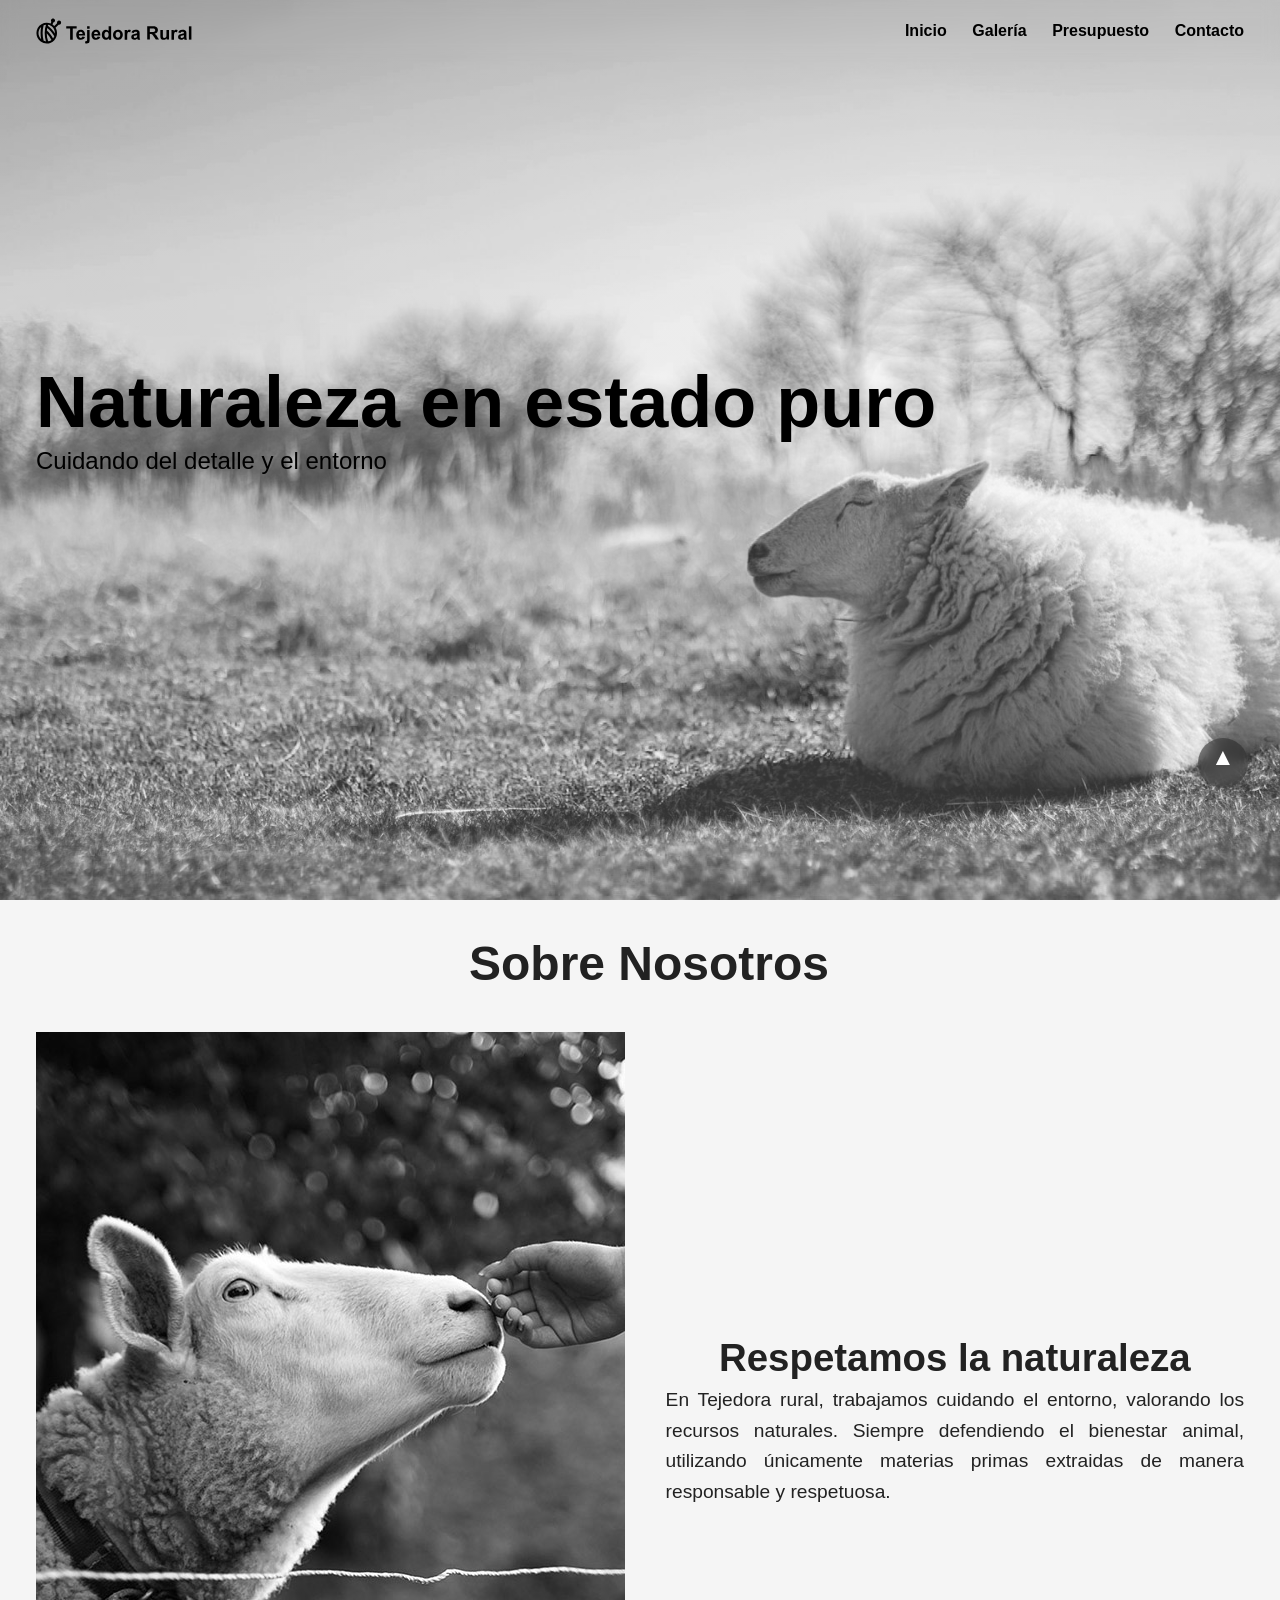
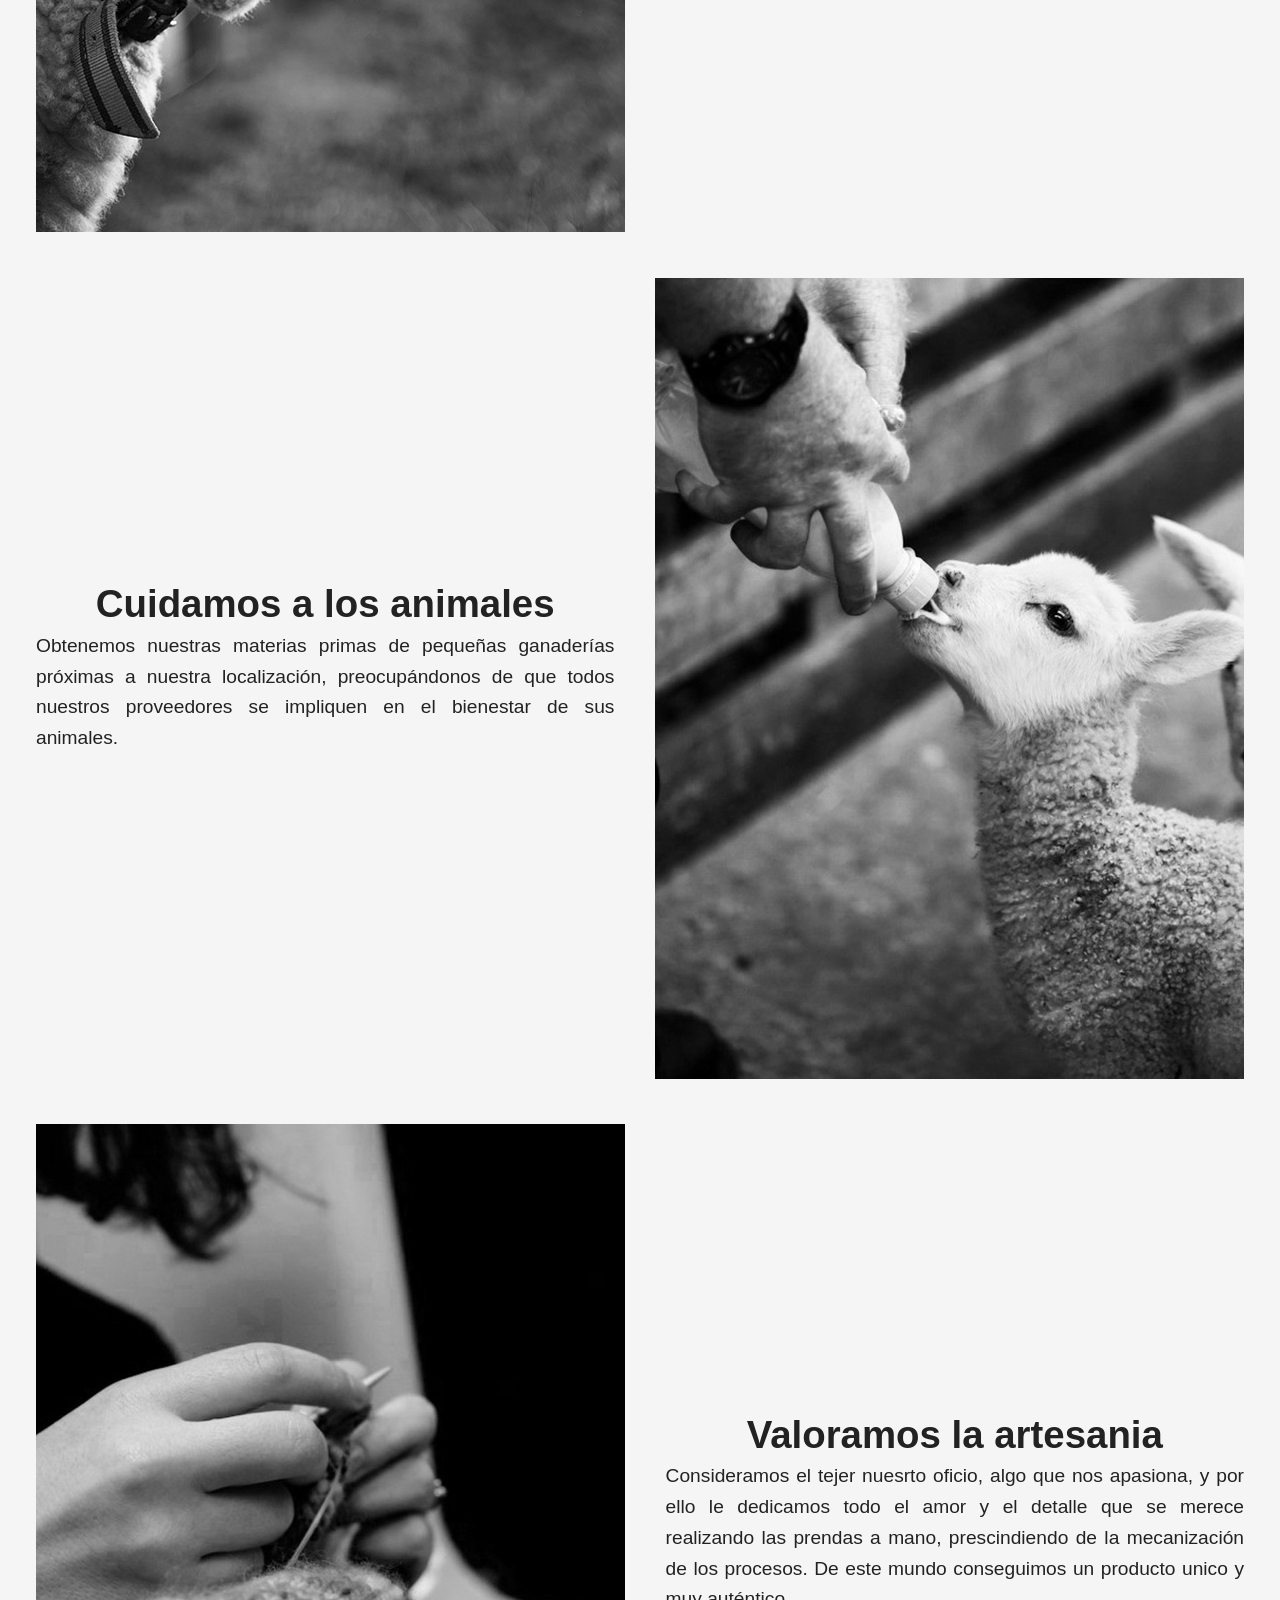
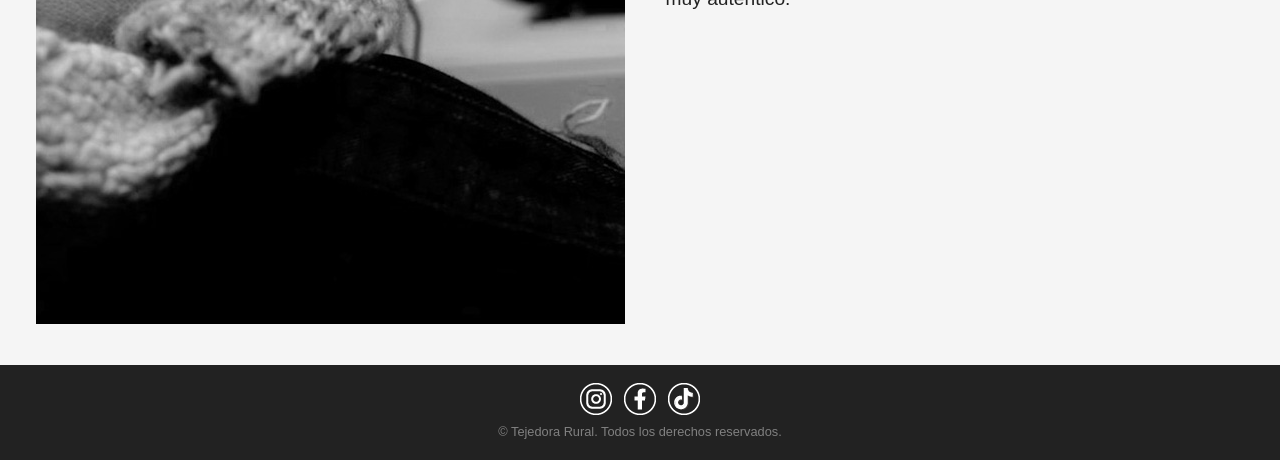
<file: index.html>
<!DOCTYPE html>
<html lang="es">
<head>
    <meta charset="UTF-8">
    <meta name="viewport" content="width=device-width, initial-scale=1.0">
    <meta name="description" content="Pequeña empresa enfocada al mundo del punto. Se venden productos artesanales propios, se realizan talleres y se aceptan encargos!">
    <meta name="keywords" content="punto, tejer, talleres, artesanía, encargos">
    <link rel="apple-touch-icon" sizes="180x180" href="assets/favicon/apple-touch-icon.png">
    <link rel="icon" type="image/png" sizes="32x32" href="assets/favicon/favicon-32x32.png">
    <link rel="icon" type="image/png" sizes="16x16" href="assets/favicon/favicon-16x16.png">
    <link rel="manifest" href="assets/img/favicon/site.webmanifest">
    <link rel="stylesheet" href="css/estilos.css">
    <title>Tejedora Rural</title>
</head>
<body>
    <header id="inicio">
        <div class="navbar">
            <div class="logo"><a href="#inicio" aria-label="Tejedora Rural, ir al inicio"><img src="assets/img/logo.svg" alt="Logo Tejedora Rural"></a></div>
            <nav aria-label="Menú Navegación">
                <ul class="nav-links">
                    <li><a href="#inicio" aria-current="page">Inicio</a></li>
                    <li><a href="views/galeria.html">Galería</a></li>
                    <li><a href="views/presupuesto.html">Presupuesto</a></li>
                    <li><a href="views/contacto.html">Contacto</a></li>
                </ul>
            </nav>
        </div>
        <section class="hero">
            <h1>Naturaleza en estado puro</h1>
            <p class="subtitulo">Cuidando del detalle y el entorno</p>
        </section>
    </header>

    <main>
        <section class="sobre-nosotros">
            <h2>Sobre Nosotros</h2>
            <div class="sobre_nosotros_01">
                <img src="assets/img/inicio/sobre-nosotros-01.jpg" alt="Mujer acariciando a una oveja" width="600" height="800"  loading="lazy">
                <div class="texto_sobre_nosotros">
                    <h3>Respetamos la naturaleza</h3>
                    <p>En Tejedora rural, trabajamos cuidando el entorno, valorando los recursos naturales. Siempre defendiendo el bienestar animal, utilizando únicamente materias primas extraidas de manera responsable y respetuosa.</p>
                </div>
            </div>
            <div class="sobre_nosotros_01">
                <div class="texto_sobre_nosotros">
                    <h3>Cuidamos a los animales</h3>
                    <p>Obtenemos nuestras materias primas de pequeñas ganaderías próximas a nuestra localización, preocupándonos de que todos nuestros proveedores se impliquen en el bienestar de sus animales.</p>
                </div>
                <img src="assets/img/inicio/sobre-nosotros-02.jpg" alt="Hombre dandole el biberón a un cordero" width="600" height="800"  loading="lazy">
            </div>
            <div class="sobre_nosotros_01">
                <img src="assets/img/inicio/sobre-nosotros-03.jpg" alt="Mujer tejiendo" width="600" height="800" loading="lazy">
                <div class="texto_sobre_nosotros">
                    <h3>Valoramos la artesania</h3>
                    <p>Consideramos el tejer nuesrto oficio, algo que nos apasiona, y por ello le dedicamos todo el amor y el detalle que se merece realizando las prendas a mano, prescindiendo de la mecanización de los procesos. De este mundo conseguimos un producto unico y muy auténtico.</p>
                </div>
            </div>
        </section>
    </main>

    <footer>
        <div class="redes">
            <a href="https://www.instagram.com/enayane_tejedorarural/" aria-label="Página de Instagram"><img src="assets/iconos/instagram.png" alt="icono Instagram" width="32" height="32"></a>
            <a href="https://www.facebook.com/?locale=es_ES" aria-label="Página de Facebook"><img src="assets/iconos/facebook.png" alt="icono Facebook" width="32" height="32"></a>
            <a href="https://www.tiktok.com/es/" aria-label="Página de TikTok"><img src="assets/iconos/tiktok.png" alt="icono Tiktok" width="32" height="32"></a>
        </div>
        <div class="copiright">
            <p class="copirighyt">© Tejedora Rural. Todos los derechos reservados.</p>
        </div>
    </footer>
    
    <!-- BOTÓN VOLVER ARRIBA (position: fixed) -->
    <a href="#inicio" class="btn-arriba" aria-label="Volver al principio de la página">▲</a>
</body>
</html>
</file>
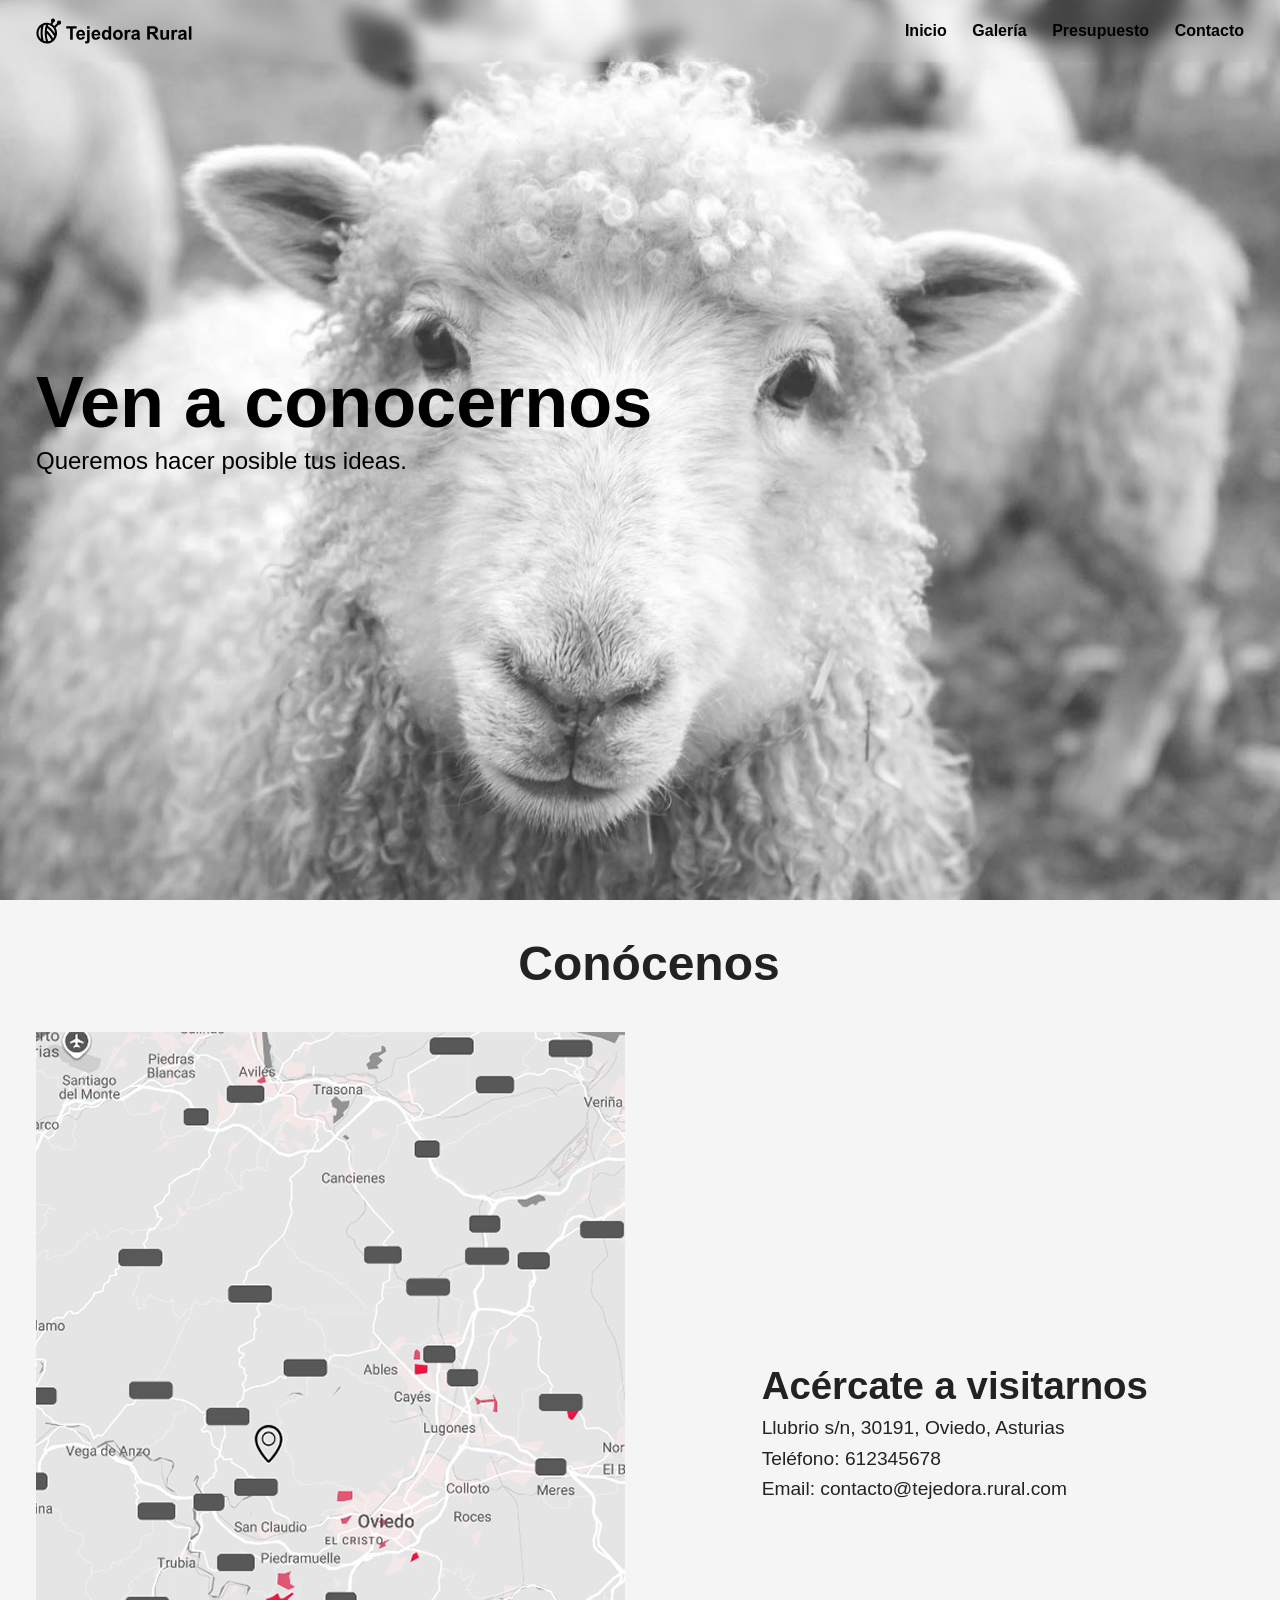
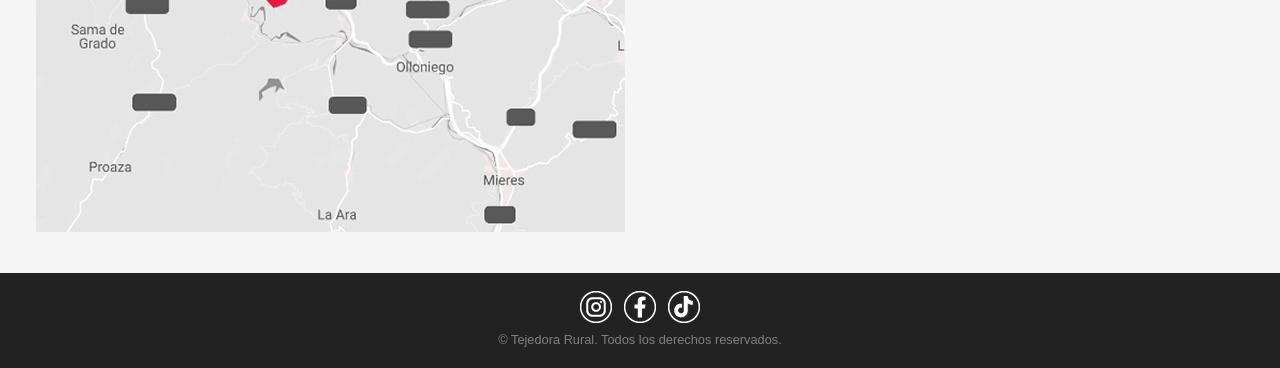
<file: views/contacto.html>
<!DOCTYPE html>
<html lang="es">
<head>
    <meta charset="UTF-8">
    <meta name="viewport" content="width=device-width, initial-scale=1.0">
    <meta name="description" content="Página de contacto.">
    <link rel="apple-touch-icon" sizes="180x180" href="../assets/favicon/apple-touch-icon.png">
    <link rel="icon" type="image/png" sizes="32x32" href="../assets/favicon/favicon-32x32.png">
    <link rel="icon" type="image/png" sizes="16x16" href="../assets/favicon/favicon-16x16.png">
    <link rel="manifest" href="../assets/img/favicon/site.webmanifest">
    <link rel="stylesheet" href="../css/estilos.css">
    <title>Tejedora Rural | Contacto</title>
</head>

<body>
    <header id="contacto">
        <div class="navbar">
            <div class="logo"><a href="../index.html" aria-label="Tejedora Rural, ir al inicio"><img src="../assets/img/logo.svg" alt="Logo Tejedora Rural"></a></div>
            <nav aria-label="Menú Naveación">
                <ul class="nav-links">
                    <li><a href="../index.html">Inicio</a></li>
                    <li><a href="galeria.html">Galería</a></li>
                    <li><a href="presupuesto.html">Presupuesto</a></li>
                    <li><a href="#contacto" aria-current="page">Contacto</a></li>
                </ul>
            </nav>
        </div>
        <section class="hero">
            <h1>Ven a conocernos</h1>
            <p class="subtitulo">Queremos hacer posible tus ideas.</p>
        </section>
    </header>

    <main>
        <section class="contacto">
            <h2>Conócenos</h2>
            <div class="datos-contacto">
                <img src="../assets/img/contacto/mapa.jpg" alt="Mapa ubicación Tejedora Rural" width="600" height="800">
                <div class="texto_datos-contacto">
                    <h3>Acércate a visitarnos</h3>
                    <p>Llubrio s/n, 30191, Oviedo, Asturias</p>
                    <p>Teléfono: 612345678</p>
                    <p>Email: contacto@tejedora.rural.com</p>
                </div>
            </div>
        </section>
    </main>

    <footer>
        <div class="redes">
            <a href="https://www.instagram.com/enayane_tejedorarural/" aria-label="Página de Instagram"><img src="../assets/iconos/instagram.png" alt="icono Instagram" width="32" height="32"></a>
            <a href="https://www.facebook.com/?locale=es_ES" aria-label="Página de Facebook"><img src="../assets/iconos/facebook.png" alt="icono Facebook" width="32" height="32"></a>
            <a href="https://www.tiktok.com/es/" aria-label="Página de TikTok"><img src="../assets/iconos/tiktok.png" alt="icono Tiktok" width="32" height="32"></a>
        </div>
        <div class="copiright">
            <p class="copirighyt">© Tejedora Rural. Todos los derechos reservados.</p>
        </div>
    </footer>
</body>
</html>
</file>
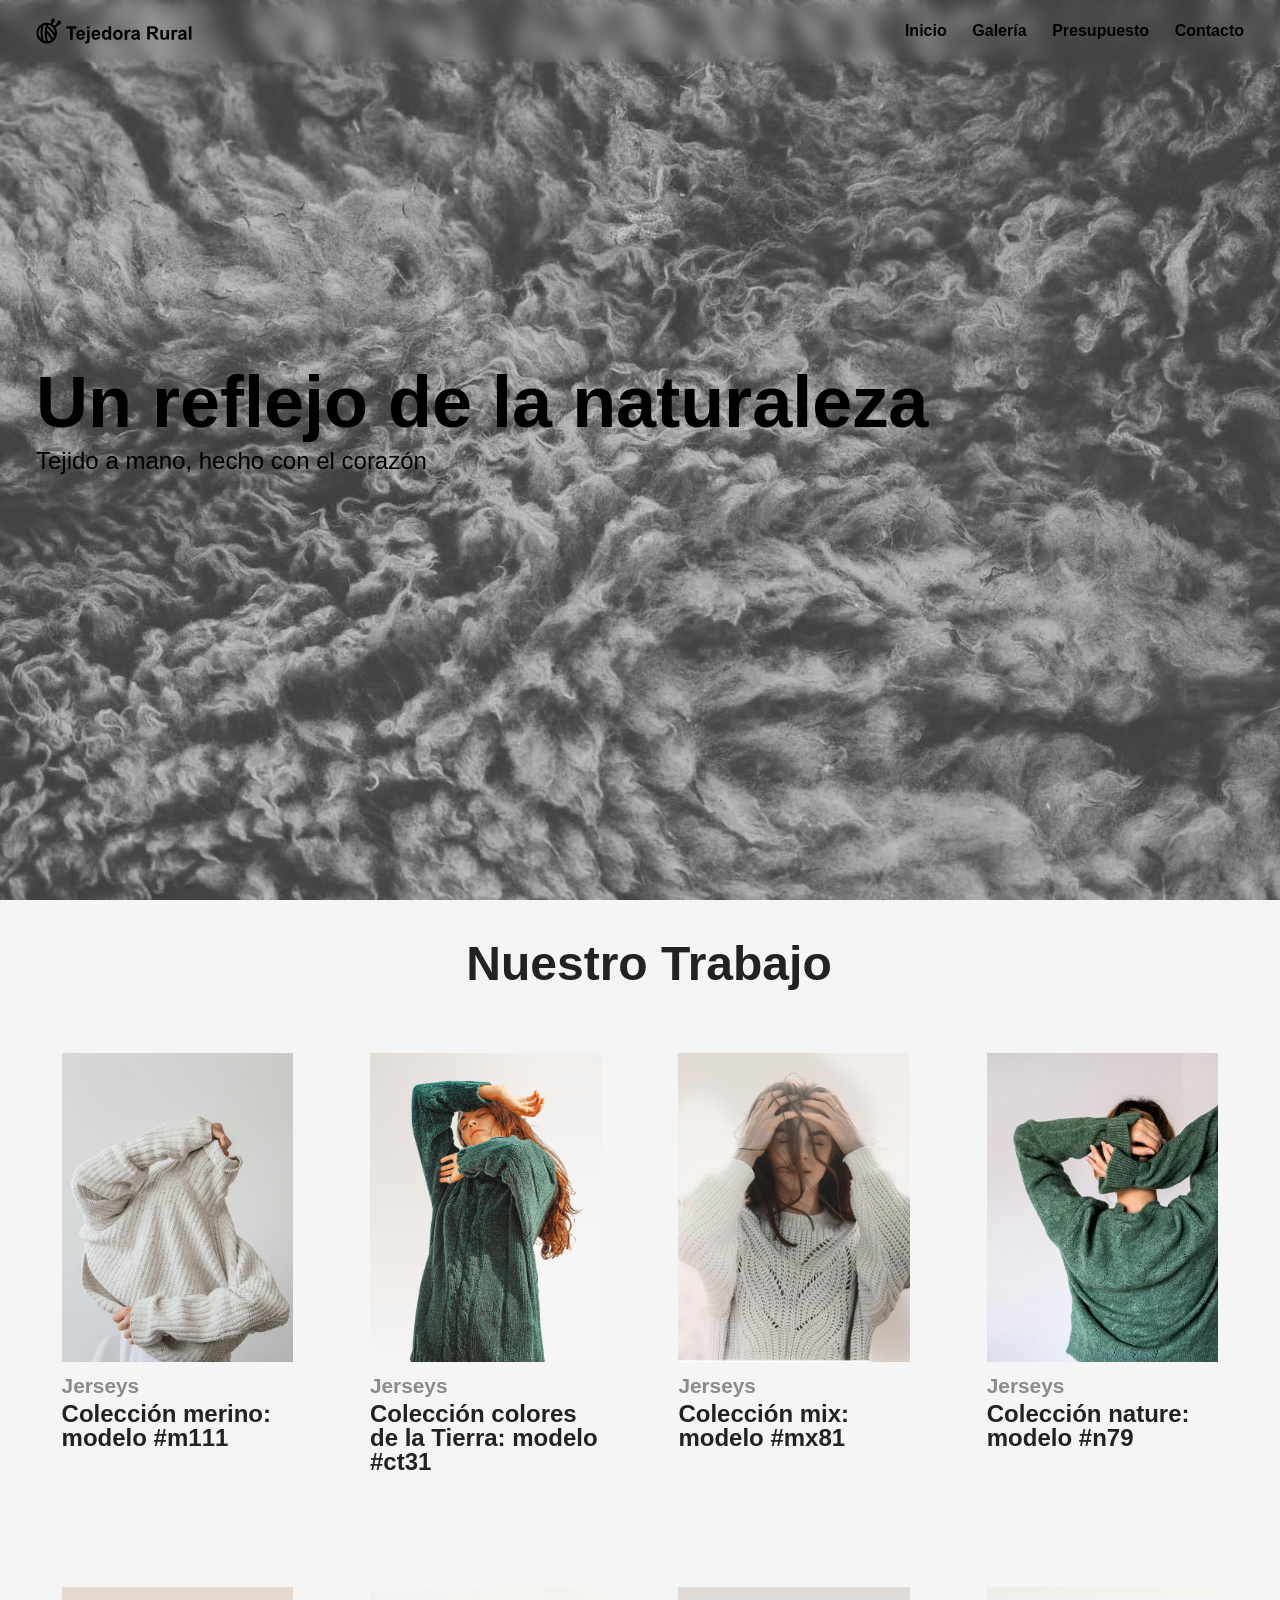
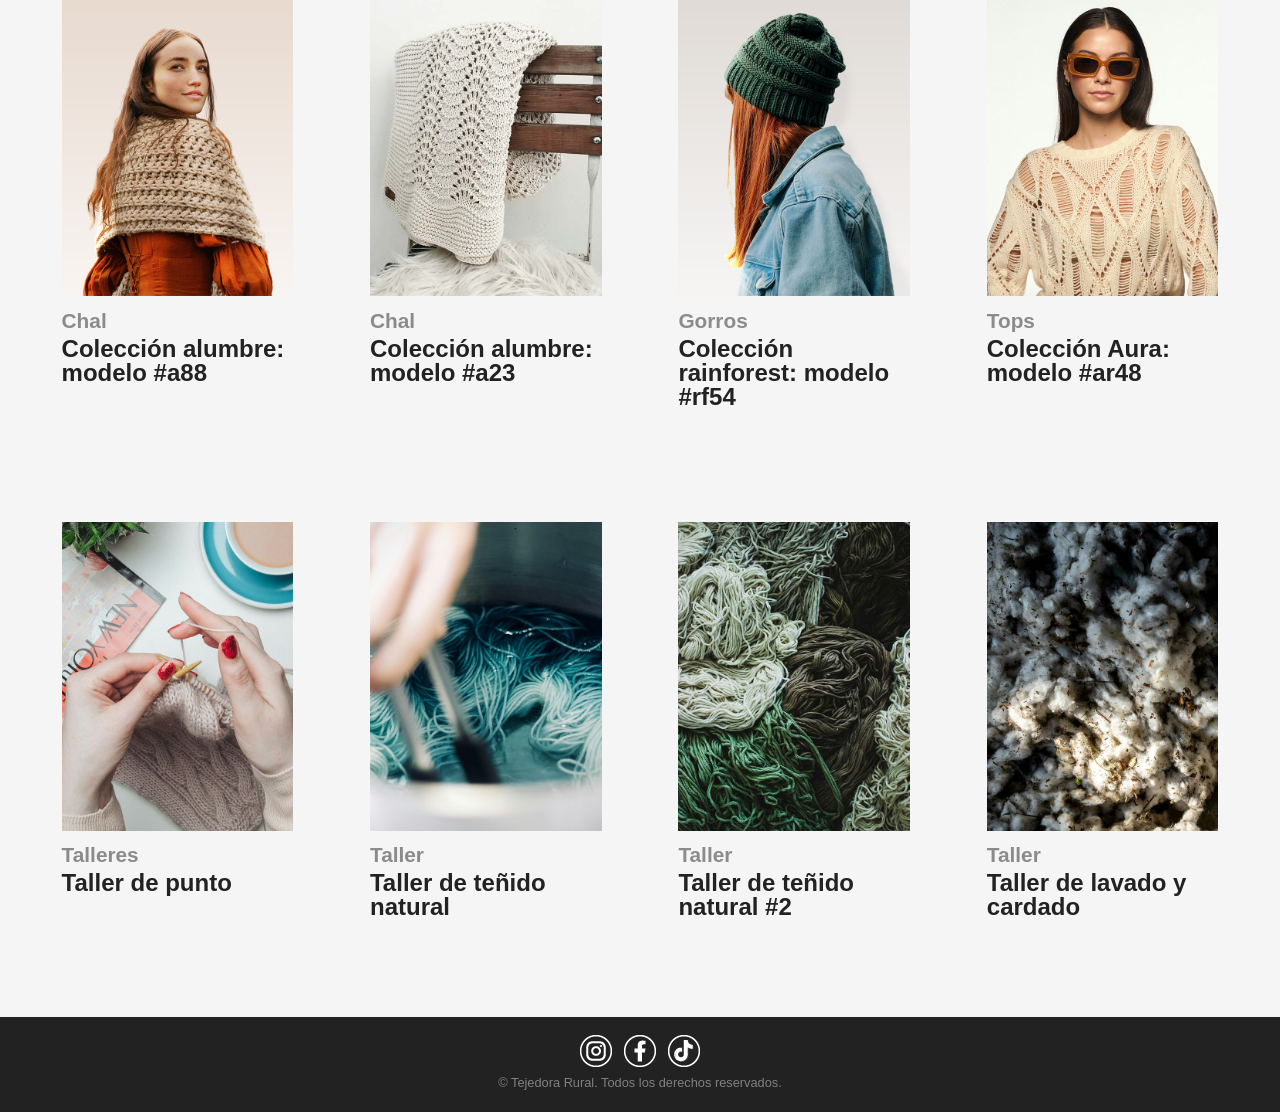
<file: views/galeria.html>
<!DOCTYPE html>
<html lang="es">
<head>
    <meta charset="UTF-8">
    <meta name="viewport" content="width=device-width, initial-scale=1.0">
    <meta name="description" content="Galería de prendas artesanas, tejidas a mano con consciencia y cariño.">
    <link rel="apple-touch-icon" sizes="180x180" href="../assets/favicon/apple-touch-icon.png">
    <link rel="icon" type="image/png" sizes="32x32" href="../assets/favicon/favicon-32x32.png">
    <link rel="icon" type="image/png" sizes="16x16" href="../assets/favicon/favicon-16x16.png">
    <link rel="manifest" href="../assets/img/favicon/site.webmanifest">
    <link rel="stylesheet" href="../css/estilos.css">
    <title>Tejedora Rural | Galería</title>
</head>
<body>
    <header id="galeria">
        <div class="navbar">
            <div class="logo"><a href="../index.html" aria-label="Tejedora Rural, ir al inicio"><img src="../assets/img/logo.svg" alt="Logo Tejedora Rural"></a></div>
            <nav aria-label="Menú Naveación">
                <ul class="nav-links">
                    <li><a href="../index.html">Inicio</a></li>
                    <li><a href="#galeria" aria-current="page">Galería</a></li>
                    <li><a href="presupuesto.html">Presupuesto</a></li>
                    <li><a href="contacto.html">Contacto</a></li>
                </ul>
            </nav>
        </div>
        <section class="hero">
            <h1>Un reflejo de la naturaleza</h1>
            <p class="subtitulo">Tejido a mano, hecho con el corazón</p>
        </section>
    </header>

    <main>
        <section class="nuestro-trabajo">
            <h2>Nuestro Trabajo</h2>
            <div class="contenido-galeria">
                <div class="div-item">
                    <img src="../assets/img/galeria/galeria-jersey-01.jpg" alt="jersey crudo de cuello alto" width="600" height="800" loading="lazy">
                    <span class="categoria">Jerseys</span>
                    <h3>Colección merino: modelo #m111</h3>
                </div>
                <div class="div-item">
                    <img src="../assets/img/galeria/galeria-jersey-02.jpg" alt="jersey verde largo" width="600" height="800" loading="lazy">
                    <span class="categoria">Jerseys</span>
                    <h3>Colección colores de la Tierra: modelo #ct31</h3>
                </div>
                <div class="div-item">
                    <img src="../assets/img/galeria/galeria-jersey-03.jpg" alt="jersey blanco con diseño frontal" width="600" height="800" loading="lazy">
                    <span class="categoria">Jerseys</span>
                    <h3>Colección mix: modelo #mx81</h3>
                </div>
                <div class="div-item">
                    <img src="../assets/img/galeria/galeria-jersey-04.jpg" alt="jersey verde con detalles" width="600" height="800" loading="lazy">
                    <span class="categoria">Jerseys</span>
                    <h3>Colección nature: modelo #n79</h3>
                </div>
                <div class="div-item">
                    <img src="../assets/img/galeria/galeria-chal-01.jpg" alt="mujer luciendo un chal sobre los hombros" width="600" height="800" loading="lazy">
                    <span class="categoria">Chal</span>
                    <h3>Colección alumbre: modelo #a88</h3>
                </div>
                <div class="div-item">
                    <img src="../assets/img/galeria/galeria-chal-02.jpg" alt="Chal color crudo sobre una silla" width="600" height="800" loading="lazy">
                    <span class="categoria">Chal</span>
                    <h3>Colección alumbre: modelo #a23</h3>
                </div>
                <div class="div-item">
                    <img src="../assets/img/galeria/galeria-gorro-01.jpg" alt="Gorro verde de diseño casual" width="600" height="800" loading="lazy">
                    <span class="categoria">Gorros</span>
                    <h3>Colección rainforest: modelo #rf54</h3>
                </div>
                <div class="div-item">
                    <img src="../assets/img/galeria/galeria-top-01.jpg" alt="top tejido de estilo hurbano" width="600" height="800" loading="lazy">
                    <span class="categoria">Tops</span>
                    <h3>Colección Aura: modelo #ar48</h3>
                </div>
                <div class="div-item">
                    <img src="../assets/img/galeria/galeria-taller-tejer-01.jpg" alt="persona tejiendo" width="600" height="800" loading="lazy">
                    <span class="categoria">Talleres</span>
                    <h3>Taller de punto</h3>
                </div>
                <div class="div-item">
                    <img src="../assets/img/galeria/galeria-taller-tenir-01.jpg" alt="lana tiñiendose en una pota" width="600" height="800" loading="lazy">
                    <span class="categoria">Taller</span>
                    <h3>Taller de teñido natural</h3>
                </div>
                <div class="div-item">
                    <img src="../assets/img/galeria/galeria-taller-tenir-02.jpg" alt="Lanas teñidas con tintes naturales" width="600" height="800" loading="lazy">
                    <span class="categoria">Taller</span>
                    <h3>Taller de teñido natural #2</h3>
                </div>
                <div class="div-item">
                    <img src="../assets/img/galeria/galeria-taller-lavado-cardado.jpg" alt="lana de oveja al natural" width="600" height="800" loading="lazy">
                    <span class="categoria">Taller</span>
                    <h3>Taller de lavado y cardado</h3>
                </div>
            </div>
        </section>
    </main>

    <footer>
        <div class="redes">
            <a href="https://www.instagram.com/enayane_tejedorarural/" aria-label="Página de Instagram"><img src="../assets/iconos/instagram.png" alt="icono Instagram" width="32" height="32"></a>
            <a href="https://www.facebook.com/?locale=es_ES" aria-label="Página de Facebook"><img src="../assets/iconos/facebook.png" alt="icono Facebook" width="32" height="32"></a>
            <a href="https://www.tiktok.com/es/" aria-label="Página de TikTok"><img src="../assets/iconos/tiktok.png" alt="icono Tiktok" width="32" height="32"></a>
        </div>
        <div class="copiright">
            <p class="copirighyt">© Tejedora Rural. Todos los derechos reservados.</p>
        </div>
    </footer>
</body>
</html>
</file>
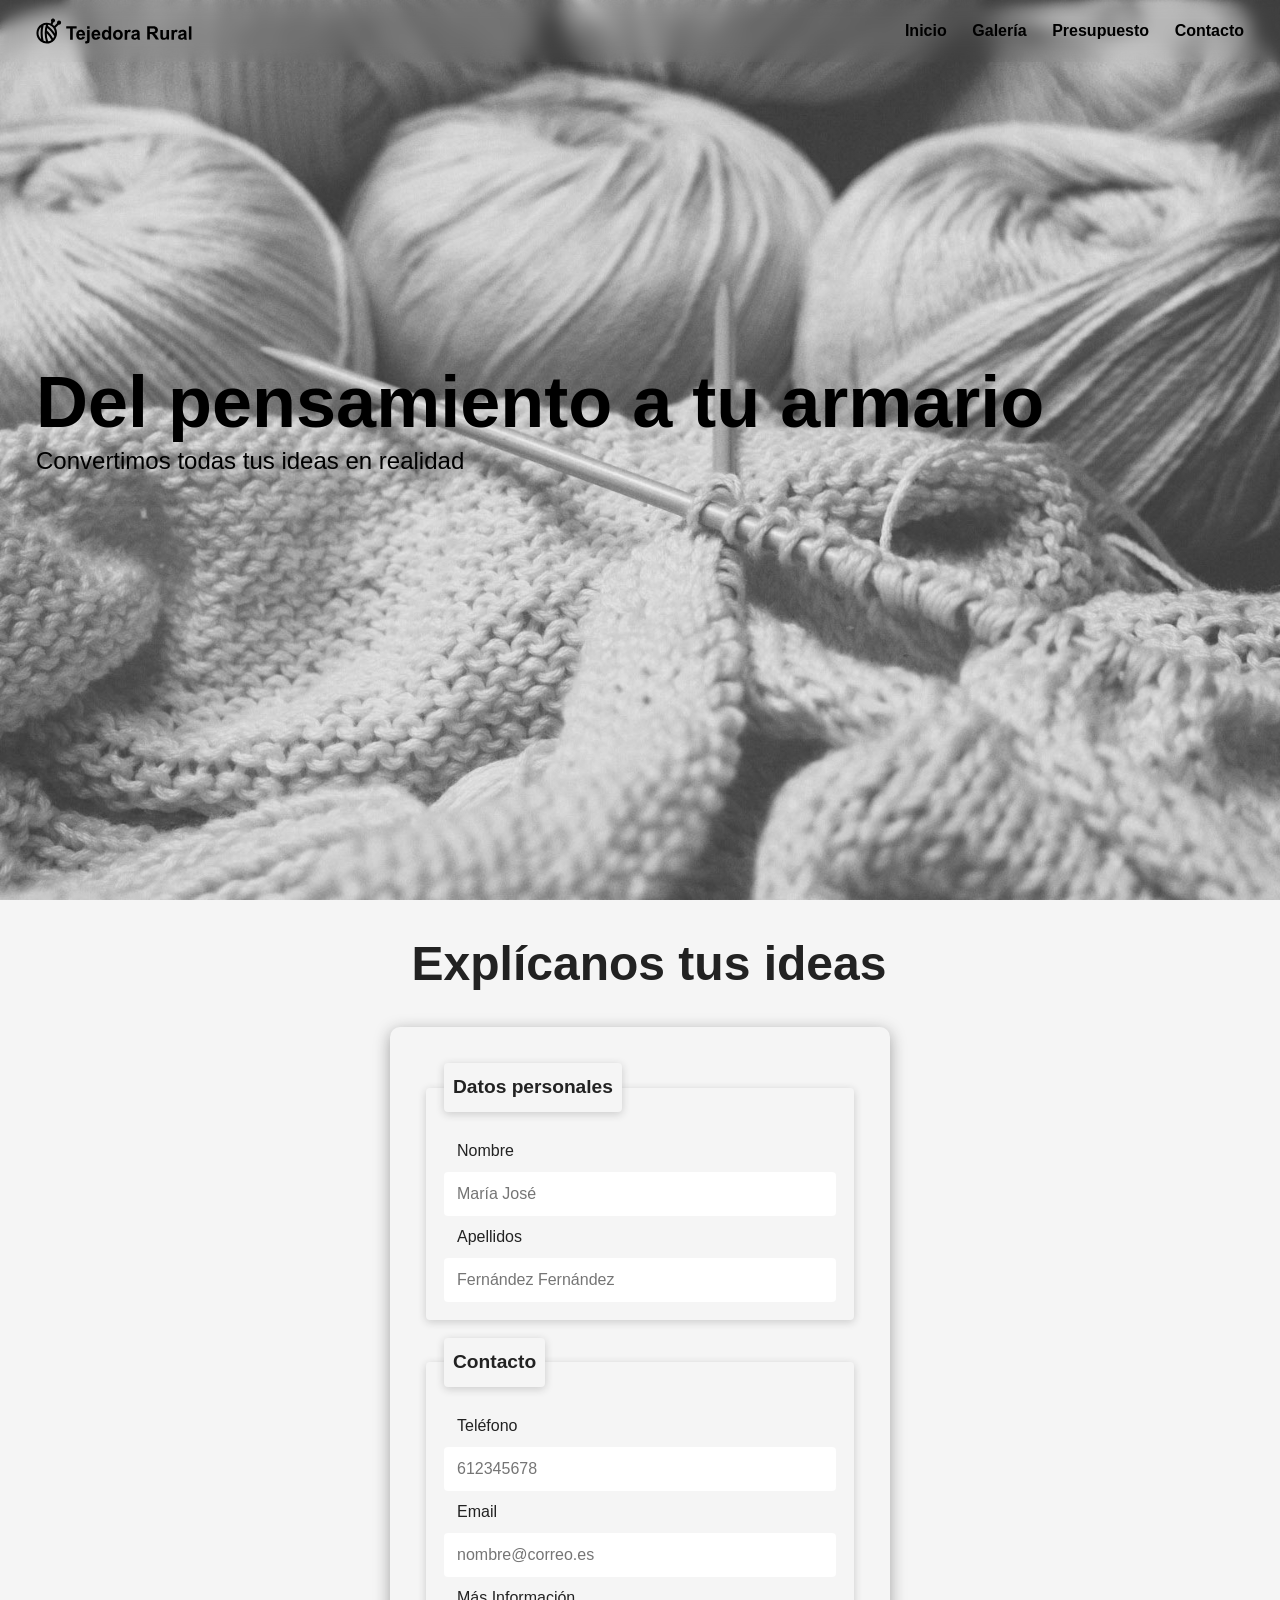
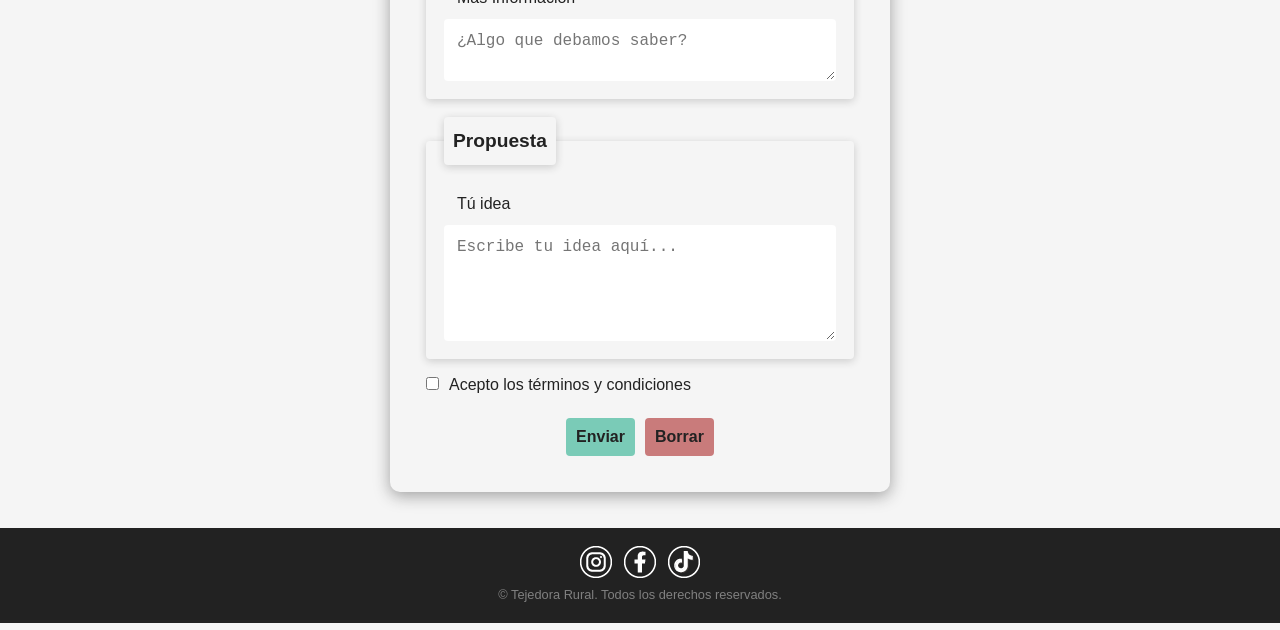
<file: views/presupuesto.html>
<!DOCTYPE html>
<html lang="es">
<head>
    <meta charset="UTF-8">
    <meta name="viewport" content="width=device-width, initial-scale=1.0">
    <meta name="description" content="Cuestionario para comenzar a colaborar.">
    <link rel="apple-touch-icon" sizes="180x180" href="../assets/favicon/apple-touch-icon.png">
    <link rel="icon" type="image/png" sizes="32x32" href="../assets/favicon/favicon-32x32.png">
    <link rel="icon" type="image/png" sizes="16x16" href="../assets/favicon/favicon-16x16.png">
    <link rel="manifest" href="../assets/img/favicon/site.webmanifest">
    <link rel="stylesheet" href="../css/estilos.css">
    <title>Tejedora Rural | Presupuesto</title>
</head>
<body>
    <header id="presupuesto">
        <div class="navbar">
            <div class="logo"><a href="../index.html" aria-label="Tejedora Rural, ir al inicio"><img src="../assets/img/logo.svg" alt="Logo Tejedora Rural"></a></div>
            <nav aria-label="Menú Navegación">
                <ul class="nav-links">
                    <li><a href="../index.html">Inicio</a></li>
                    <li><a href="galeria.html">Galería</a></li>
                    <li><a href="#presupuesto" aria-current="page">Presupuesto</a></li>
                    <li><a href="contacto.html">Contacto</a></li>
                </ul>
            </nav>
        </div>
        <section class="hero">
            <h1>Del pensamiento a tu armario</h1>
            <p class="subtitulo">Convertimos todas tus ideas en realidad</p>
        </section>
    </header>

    <main>
        <section class="presupuesto-form">
            <h2>Explícanos tus ideas</h2>
            <form>
                <fieldset>
                    <legend>Datos personales</legend>
                    <div class="campo">
                        <label for="nombre">Nombre</label>
                        <input type="text" id="nombre" name="nombre" required pattern="[A-Za-zÁáÉéÍíÓóÚúÑñ\s]{2,20}" title="Solo letras y espacios minimo 2 caracteres, máximo 20 caracteres" placeholder="María José">
                    </div>
                    <div class="campo">
                        <label for="apellidos">Apellidos</label>
                        <input type="text" id="apellidos" name="apellidos" required pattern="[A-Za-zÁáÉéÍíÓóÚúÑñ\s]{2,40}" title="Solo letras y espacios minimo 2 caracteres, máximo 40 caracteres" placeholder="Fernández Fernández">
                    </div>
                </fieldset>
                <fieldset>
                    <legend>Contacto</legend>
                    <div class="campo">
                        <label for="telefono">Teléfono</label>
                        <input type="tel" id="telefono" name="telefono" required pattern="{9}" title="Solo números, 9 caracteres" placeholder="612345678">
                    </div>
                    <div class="campo">
                        <label for="email">Email</label>
                        <input type="email" id="email" name="email" required placeholder="nombre@correo.es">
                    </div>
                    <div class="campo">
                        <label for="mas-info">Más Información</label>
                        <textarea id="mas-info" name="mas-info" minlength="10" maxlength="100" title="Este campo debe tener entre 10 y 100 caracteres" placeholder="¿Algo que debamos saber?" ></textarea>
                    </div>
                </fieldset>
                <fieldset>
                    <legend>Propuesta</legend>
                    <div class="campo">
                        <label for="idea">Tú idea</label>
                        <textarea id="idea" name="idea" rows="5" required minlength="10" maxlength="100" title="Idea debe tener entre 10 y 100 caracteres" placeholder="Escribe tu idea aquí..." ></textarea>
                    </div>
                </fieldset>
                <div class="terminos-condiciones">
                    <input type="checkbox" name="terminos" id="terminos" required>
                    <label for="terminos">Acepto los términos y condiciones</label>
                </div>
                <div class="botones">
                    <button type="submit" class="boton-enviar">Enviar</button>
                    <button type="reset" class="boton-reset">Borrar</button>
                </div>
            </form>
        </section>
    </main>

    <footer>
        <div class="redes">
            <a href="https://www.instagram.com/enayane_tejedorarural/" aria-label="Página de Instagram"><img src="../assets/iconos/instagram.png" alt="icono Instagram" width="32" height="32"></a>
            <a href="https://www.facebook.com/?locale=es_ES" aria-label="Página de Facebook"><img src="../assets/iconos/facebook.png" alt="icono Facebook" width="32" height="32"></a>
            <a href="https://www.tiktok.com/es/" aria-label="Página de TikTok"><img src="../assets/iconos/tiktok.png" alt="icono Tiktok" width="32" height="32"></a>
        </div>
        <div class="copiright">
            <p class="copirighyt">© Tejedora Rural. Todos los derechos reservados.</p>
        </div>
    </footer>
</body>
</html>
</file>
<file: css/estilos.css>
/*----------------------------------------------------------
RESET Y VARIABLES
----------------------------------------------------------*/

*{
    box-sizing: border-box;
    margin: 0;
    padding: 0;
}

:root{
    --color-casi-blanco: #f0f5f3;
    --color-oscuro: #4FAB94;
    --color-intermedio: #7ACBB7;
    --color-gris-oscuro: rgb(34, 34, 34);
    --color-rojo: #c97b7b;
    --color-rojo-osc: #b55e5e;

}

html{
    scroll-behavior: smooth;
    width: 100%;
}

body{
    font-family: 'Segoe UI', Tahoma, Geneva, Verdana, sans-serif;
    font-size: 1rem;
    line-height: 1.6;
    color: var(--color-gris-oscuro);
    background-color: whitesmoke;
    display: flex;
    flex-direction: column;
    min-height: 100vh;
}

main{
    flex: 1;
}

ul{
    list-style: none;
}

a{
    text-decoration: none;
    color: inherit;
}


/*----------------------------------------------------------
INICIO: HEADER (NAVBAR Y HERO)
----------------------------------------------------------*/
header{
    background-image: linear-gradient(rgba(255, 255, 255, 0.2), rgba(255, 255, 255, 0.2)), url(../assets/img/inicio/fondo-hero_inicio.jpg);
    background-size: cover;
    background-position: center;
    background-repeat: no-repeat;
    min-height: 100vh;
}


.navbar{
    position: sticky;
    top: 0;
    z-index: 9999;

    display: flex;
    flex-wrap: wrap;
    justify-content: space-between;
    align-items: center;
    gap: 12px;
    padding: 2vh 4vh;

    color: black;
    font-weight: bold;
    backdrop-filter: blur(8px);
}

.logo img{
    display: block;
    height: clamp(15px, 2vw, 35px);
    width: auto;
}


.nav-links{
    display: flex;
    flex-wrap: wrap;
    justify-content: center;
    max-width: 100%;
    gap: 2vw;
    
}

.nav-links a{
    border-bottom: 2px solid transparent;
    font-size: clamp(0.6rem, 2vw, 1rem);
    line-height: 1.1;
    transition: border-bottom-color 0.5s ease;
}

.nav-links a:hover{
    border-bottom-color: black;
}

.hero {
    display: flex;
    flex-direction: column;
    align-items: flex-start;
    justify-content: center;
    padding: 16px;
    min-height: 80vh;
    width: 100%;
}

.hero h1 {
    font-weight: bold;
    font-size: clamp(2rem, 6vw, 4.5rem);
    line-height: 1.1;
    max-width: 100%;
    min-width: 0;
    white-space: normal;
    overflow-wrap: normal;
    word-break: normal;
    color: black;
}

.hero .subtitulo {
    font-size: clamp(1rem, 2.5vw, 1.5rem);
    width: 100%;
    max-width: 100%;
    min-width: 0;
    margin: 0;
    white-space: normal;
    overflow-wrap: break-word;
    color: black;
}
/*----------------------------------------------------------
INICIO: SECCIÓN 1 (SOBRE NOSOTROS)
----------------------------------------------------------*/
h2{
    display: flex;
    justify-content: center;
    font-size: clamp(2rem, 5vw, 3rem);
    line-height: 1.1;
    font-weight: bold;
    margin: 3vw 0 0 2vh;
}

.sobre_nosotros_01 {
    display: grid;
    grid-template-columns: repeat(auto-fit, minmax(250px, 1fr));
    overflow: hidden;
    align-items: center;
    justify-items: center;
    gap: 4vw;
    margin: 4vh;
}

.sobre_nosotros_01 img {
    display: block;
    height: 90vh;
    min-height: 500px;
    grid-column: auto;
    object-fit: contain;
}

.texto_sobre_nosotros {
    text-align: center;
    grid-column: auto;
}

.texto_sobre_nosotros h3{
    font-size: clamp(1.5rem, 3vw, 2.5rem);
    font-weight: bold;
    line-height: 1.4;
}

.texto_sobre_nosotros p{
    font-size: clamp(0.8rem, 2vw, 1.2rem);
    text-align: justify;
    margin-bottom: 2vw;
}
/*----------------------------------------------------------
FOOTER (PARA TODOS IGUAL)
----------------------------------------------------------*/
footer{
    background-color: var(--color-gris-oscuro);
    color: grey;
    font-size: 0.8rem;
    text-align: center;
    padding: 2vh 4vh;
}

.redes{
    display: flex;
    flex-direction: row;
    justify-content: center;
    gap: 12px;
}

.redes a{
    transition: transform 0.25s ease;
}

.redes a:hover{
    transform: scale(1.05);
}
/*----------------------------------------------------------
BOTON ARRIBA (TODOS IGUAL)
----------------------------------------------------------*/
.btn-arriba {
    position: fixed;
    bottom: clamp(4rem, 25vh, 7rem);
    right: clamp(1rem, 5vh, 2rem);
    z-index: 999;
    width: clamp(30px, 7vh, 50px);
    height: clamp(30px, 7vh, 50px);
    border-radius: 50%;

    display: flex;
    justify-content: center;
    align-content: center;

    background-color: rgba(34, 34, 34, 0.5);
    color: white;
    font-size: clamp(1rem, 2vw, 1.5rem);
    text-align: center;
    font-weight: bold;
    box-shadow: 0 4px 16px rgba(34, 34, 34, 0.2);
    backdrop-filter: blur(8px);

    transition: background-color 0.25s ease,
                transform 0.25s ease,
                box-shadow 0.25s ease;
}


.btn-arriba:hover {
    background-color: var(--color-gris-oscuro);
    transform: scale(1.05);
    box-shadow: 0 4px 16px rgba(34, 34, 34, 0.4);
}



/*----------------------------------------------------------
GALERÍA: HEADER
----------------------------------------------------------*/
#galeria{
    background-image: linear-gradient(rgba(255, 255, 255, 0.2), rgba(255, 255, 255, 0.2)), url(../assets/img/galeria/img-fondo-hero-galderia.jpg);
    background-size: cover;
    background-position: center;
    background-repeat: no-repeat;
    min-height: 100vh;
}


.navbar{
    position: sticky;
    top: 0;
    z-index: 9999;

    display: flex;
    flex-wrap: wrap;
    justify-content: space-between;
    align-items: center;
    gap: 12px;
    padding: 2vh 4vh;

    color: black;
    font-weight: bold;
    backdrop-filter: blur(8px);
}

.logo img{
    display: block;
    height: clamp(15px, 2vw, 35px);
    width: auto;
}


.nav-links{
    display: flex;
    flex-wrap: wrap;
    justify-content: center;
    max-width: 100%;
    gap: 2vw;
    
}

.nav-links a{
    border-bottom: 2px solid transparent;
    font-size: clamp(0.6rem, 2vw, 1rem);
    line-height: 1.1;
    transition: border-bottom-color 0.5s ease;
}

.nav-links a:hover{
    border-bottom-color: black;
}

.hero {
    display: flex;
    flex-direction: column;
    align-items: flex-start;
    justify-content: center;
    padding: 4vh;
    min-height: 80vh;
    width: 100%;
}

.hero h1 {
    font-weight: bold;
    font-size: clamp(2rem, 6vw, 4.5rem);
    line-height: 1.1;
    max-width: 100%;
    min-width: 0;
    white-space: normal;
    overflow-wrap: normal;
    word-break: normal;
}

.hero .subtitulo {
    font-size: clamp(1rem, 2.5vw, 1.5rem);
    width: 100%;
    max-width: 100%;
    min-width: 0;
    margin: 0;
    white-space: normal;
    overflow-wrap: break-word;
}

/*---------------------------------------------------------
GALERÍA: MAIN
----------------------------------------------------------*/
.contenido-galeria{
    display: grid;
    grid-template-columns: repeat(auto-fit, minmax(250px, 1fr));
    padding: 4vh;
    gap: 2vw;
}

.div-item{
    margin-bottom: 4vh;
    transition: scale 0.25s ease, box-shadow 0.25s ease;
    padding: 2vw;
}

.div-item:hover {
    scale: 1.05;
    box-shadow: 0 4px 16px rgba(34, 34, 34, 0.4);
}

.div-item img{
    width: 100%;
    height: auto;
}

.categoria {
    color: rgba(34, 34, 34, 0.5);
    font-size: clamp(0.8rem, 3vh, 1.3rem);
    font-weight: bold;
}

h3 {
    line-height: 1;
    font-size: clamp(1rem, 3.5vh, 1.5rem);
}


/*----------------------------------------------------------
PRESUPUESTO: HEADER
----------------------------------------------------------*/
#presupuesto{
    background-image: linear-gradient(rgba(255, 255, 255, 0.2), rgba(255, 255, 255, 0.2)), url(../assets/img/presupuesto/img-fondo-hero-presupuesto.jpg);
    background-size: cover;
    background-position: center;
    background-repeat: no-repeat;
    min-height: 100vh;
}
/*----------------------------------------------------------
PRESUPUESTO: FORMULARIO
----------------------------------------------------------*/
.presupuesto-form{
    display: flex;
    flex-direction: column;
    align-items: center;
}

form{
    margin: 4vh;
    padding: 4vh;
    border-radius: 10px;
    box-shadow: 0 4px 16px rgba(34, 34, 34, 0.4);
    width: clamp(300px, 50vw, 500px);
}

fieldset{
    border: 1px var(--color-gris-oscuro);
    border-radius: 4px;
    box-shadow: 0 2px 8px rgba(34, 34, 34, 0.2);
    padding: 2vh;
    margin-bottom: 2vh;
}

legend {
    background-color: whitesmoke;
    border: 1px var(--color-gris-oscuro);
    border-radius: 4px;
    box-shadow: 0 2px 8px rgba(34, 34, 34, 0.2);
    padding: 1vh;
    
    font-weight: bold;
    font-size: clamp(0.8rem, 2.5vh, 1.2rem);
}

label{
    line-height: 1;
}

.campo input, .campo label, .campo textarea{
    display: block;          
    width: 100%;             
    padding: 12px;
    border: 1px solid transparent;
    border-radius: 4px;
    font-size: clamp(1rem, 1vh, 1.2rem);
    transition: border 0.3s ease;
}

.campo input:focus,
.campo textarea:focus {
    outline: none;
    border: 2px solid var(--color-oscuro);
    box-shadow: 0 0 8px rgba(34, 34, 34, 0.2);
    transform: scale(1.02);
    background-color: var(--color-casi-blanco);
}

.campo input:hover,
.campo textarea:hover {
    border-color: var(--color-intermedio);
}

.campo {
    display: block;
}

.terminos-condiciones{
    display: flex;
    align-items: start;
    justify-content: start;
    gap: 10px;
}

.terminos-condiciones input{
    border: 1px solid var(--color-gris-oscuro);
    margin-bottom: 2vh;
}

.terminos-condiciones input:focus{
    outline: none;
    border: 2px solid var(--color-oscuro);
    box-shadow: 0 0 8px rgba(34, 34, 34, 0.2);
    transform: scale(1.02);
    background-color: var(--color-casi-blanco);
}

.terminos-condiciones input:hover {
    border-color: var(--color-intermedio);
}

.botones{
    display: flex;
    align-items: center;
    justify-content: center;
    gap: 10px;
    margin-top: 10px;
}

button{
    border-radius: 4px;
    border: none;

    font-size: 1rem;
    font-weight: bold;
    padding: 10px;
    width: auto;

    transition: transform 0.3s ease, box-shadow 0.3s ease;

}

.boton-enviar{
    background-color: var(--color-intermedio);
    color: var(--color-gris-oscuro);
}

.boton-reset{
    background-color: var(--color-rojo);
    color: var(--color-gris-oscuro);
}

button:hover{
    box-shadow: 0 0 8px rgba(34, 34, 34, 0.4);
    transform: scale(1.05);
}

.boton-enviar:focus{
    background-image: linear-gradient(to top, rgba(49, 146, 122, 0.4), transparent);
}

.boton-reset:focus{
    background-image: linear-gradient(to top, rgba(181, 94, 94, 0.4), transparent);
}



/*----------------------------------------------------------
CONTACTO: HEADER
----------------------------------------------------------*/
#contacto{
    background-image: linear-gradient(rgba(255, 255, 255, 0.2), rgba(255, 255, 255, 0.2)), url(../assets/img/contacto/img-fondo-hero-galderia.jpg);
    background-size: cover;
    background-position: center;
    background-repeat: no-repeat;
    min-height: 100vh;
}
/*----------------------------------------------------------
CONTACTO: MAIN
----------------------------------------------------------*/
.datos-contacto {
    display: grid;
    grid-template-columns: repeat(auto-fit, minmax(250px, 1fr));
    overflow: hidden;
    align-items: center;
    justify-items: center;
    gap: 4vw;
    margin: 4vh;
}

.datos-contacto img {
    display: block;
    height: 90vh;
    min-height: 500px;
    grid-column: auto;
    object-fit: contain;
}

.texto_datos-contacto {
    grid-column: auto;
}

.texto_datos-contacto h3{
    font-size: clamp(1.5rem, 3vw, 2.5rem);
    font-weight: bold;
    text-align: center;
    line-height: 1.4;
}

.texto_datos-contacto p{
    font-size: clamp(0.8rem, 2vw, 1.2rem);
    text-align: justify;
}
</file>
